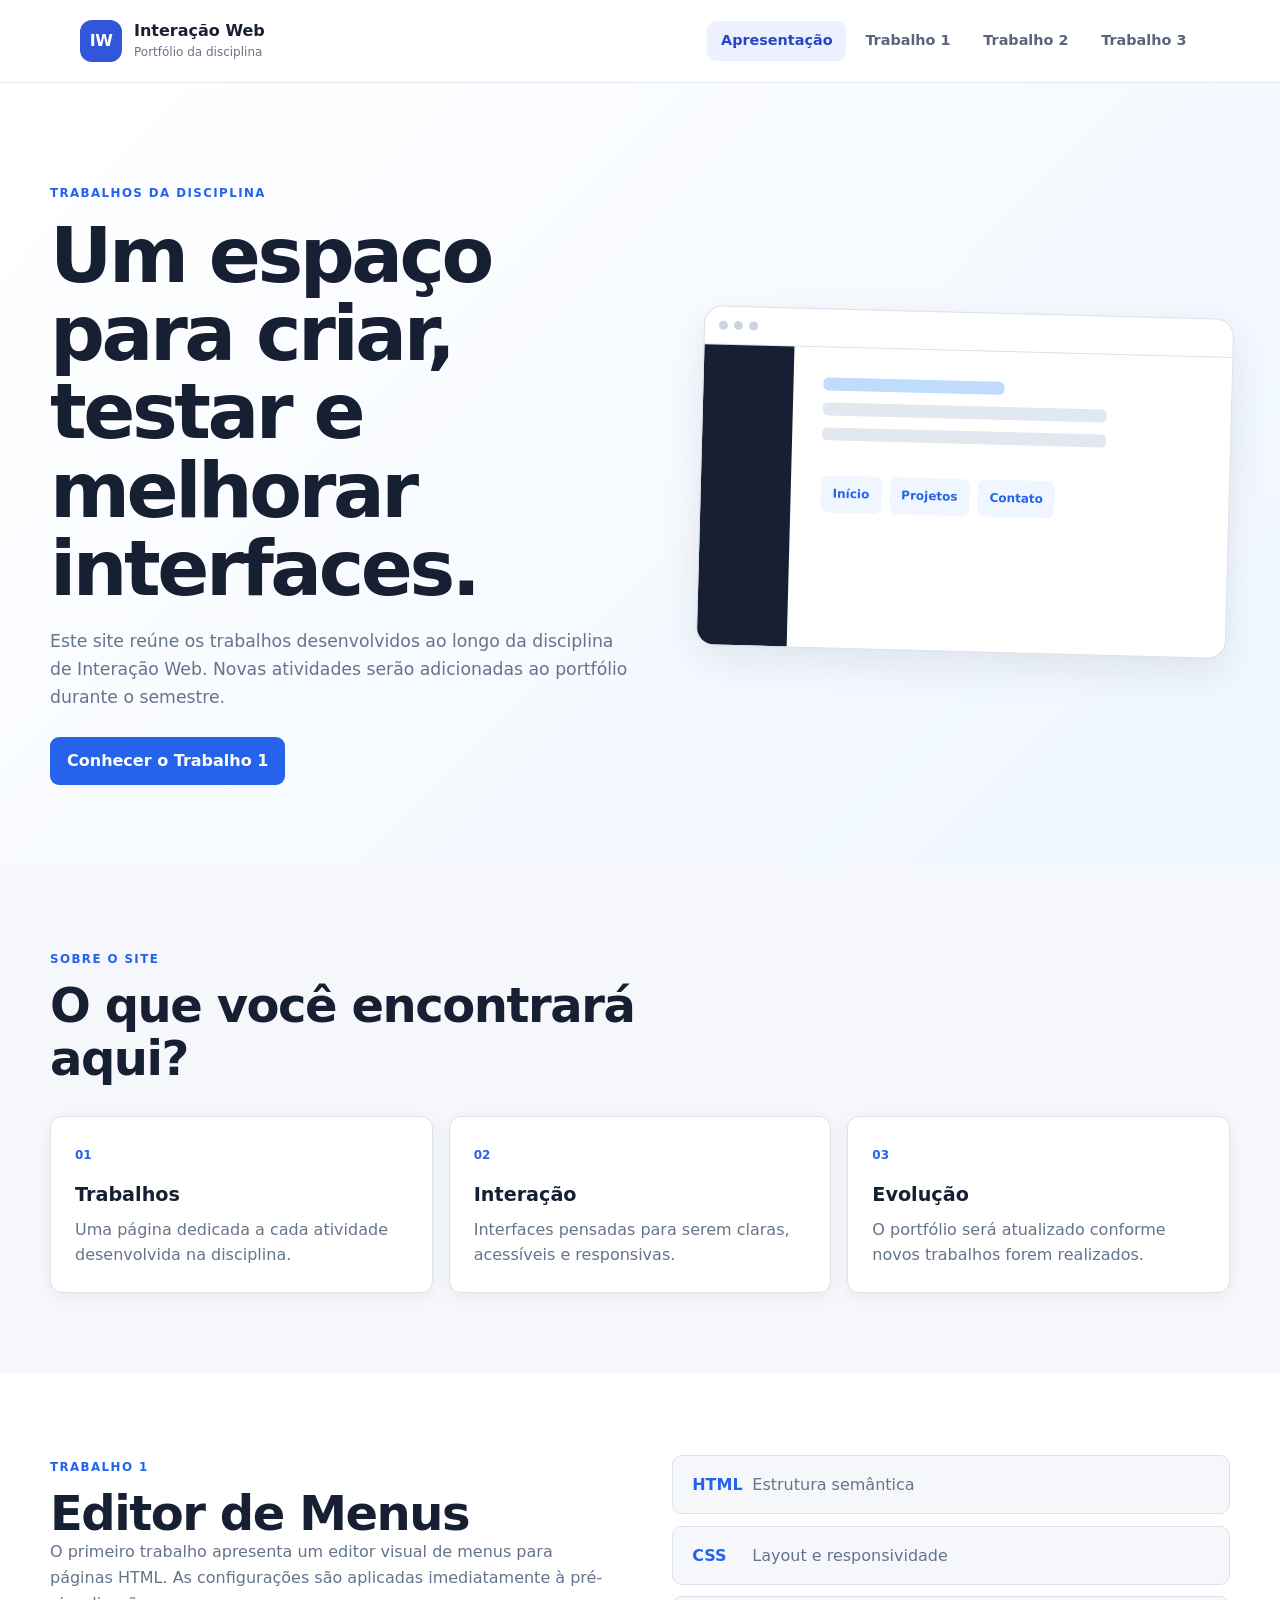
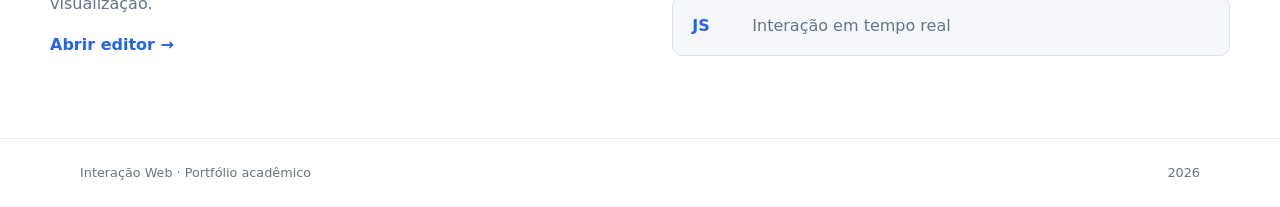
<file: index.html>
<!DOCTYPE html>
<html lang="pt-BR">
<head>
    <meta charset="UTF-8">
    <meta name="viewport" content="width=device-width, initial-scale=1.0">

    <meta
        name="description"
        content="Portfólio dos trabalhos da disciplina de Interação Web."
    >

    <title>Interação Web | Portfólio</title>

    <link rel="stylesheet" href="css/reset.css">
    <link rel="stylesheet" href="css/variables.css">
    <link rel="stylesheet" href="css/style.css">
</head>

<body>

    <site-header active="home"><span slot="subtitle">Portfólio da disciplina</span></site-header>


    <main>

        <section class="hero">

            <div class="container hero-grid">

                <div class="hero-content">

                    <span class="eyebrow">
                        TRABALHOS DA DISCIPLINA
                    </span>

                    <h1>
                        Um espaço para criar, testar e melhorar interfaces.
                    </h1>

                    <p>
                        Este site reúne os trabalhos desenvolvidos ao longo
                        da disciplina de Interação Web. Novas atividades
                        serão adicionadas ao portfólio durante o semestre.
                    </p>

                    <a
                        class="button button-primary"
                        href="editor.html"
                    >
                        Conhecer o Trabalho 1
                    </a>

                </div>


                <div
                    class="hero-visual"
                    role="img"
                    aria-label="Ilustração representando uma interface web"
                >

                    <div class="browser-card">

                        <div class="browser-top">
                            <i></i>
                            <i></i>
                            <i></i>
                        </div>

                        <div class="browser-body">

                            <div class="visual-sidebar"></div>

                            <div class="visual-content">

                                <span></span>
                                <span></span>
                                <span></span>

                                <div class="visual-menu">
                                    <b>Início</b>
                                    <b>Projetos</b>
                                    <b>Contato</b>
                                </div>

                            </div>

                        </div>

                    </div>

                </div>

            </div>

        </section>


        <section class="section">

            <div class="container">

                <div class="section-heading">

                    <span class="eyebrow">
                        SOBRE O SITE
                    </span>

                    <h2>
                        O que você encontrará aqui?
                    </h2>

                </div>


                <div class="feature-grid">

                    <article class="feature-card">

                        <span class="feature-number">
                            01
                        </span>

                        <h3>
                            Trabalhos
                        </h3>

                        <p>
                            Uma página dedicada a cada atividade
                            desenvolvida na disciplina.
                        </p>

                    </article>


                    <article class="feature-card">

                        <span class="feature-number">
                            02
                        </span>

                        <h3>
                            Interação
                        </h3>

                        <p>
                            Interfaces pensadas para serem claras,
                            acessíveis e responsivas.
                        </p>

                    </article>


                    <article class="feature-card">

                        <span class="feature-number">
                            03
                        </span>

                        <h3>
                            Evolução
                        </h3>

                        <p>
                            O portfólio será atualizado conforme novos
                            trabalhos forem realizados.
                        </p>

                    </article>

                </div>

            </div>

        </section>


        <section class="section section-soft">

            <div class="container presentation-grid">

                <div>

                    <span class="eyebrow">
                        TRABALHO 1
                    </span>

                    <h2>
                        Editor de Menus
                    </h2>

                    <p>
                        O primeiro trabalho apresenta um editor visual
                        de menus para páginas HTML. As configurações são
                        aplicadas imediatamente à pré-visualização.
                    </p>

                    <a
                        class="text-link"
                        href="editor.html"
                    >
                        Abrir editor →
                    </a>

                </div>


                <div class="info-panel">

                    <div>
                        <strong>HTML</strong>
                        <span>Estrutura semântica</span>
                    </div>

                    <div>
                        <strong>CSS</strong>
                        <span>Layout e responsividade</span>
                    </div>

                    <div>
                        <strong>JS</strong>
                        <span>Interação em tempo real</span>
                    </div>

                </div>

            </div>

        </section>

    </main>


    <site-footer></site-footer>

    <script src="js/components.js"></script>
</body>
</html>
</file>
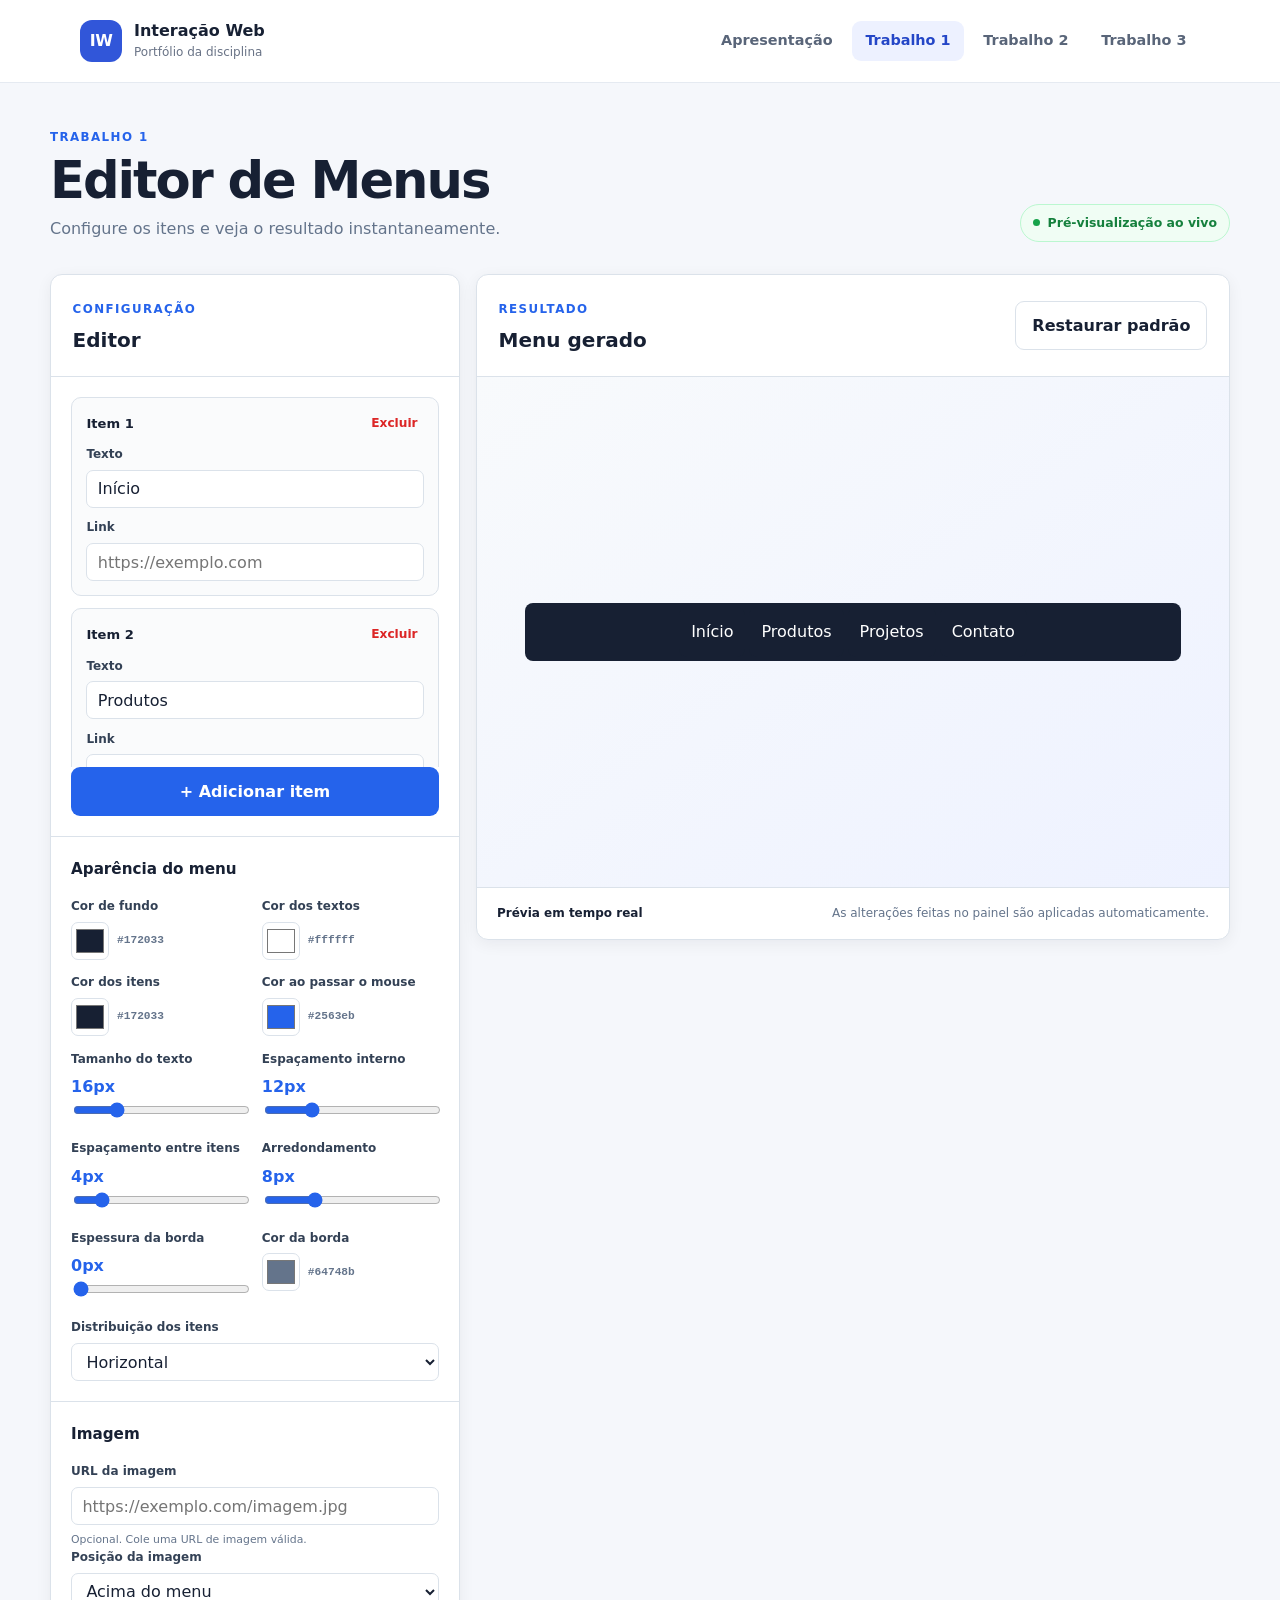
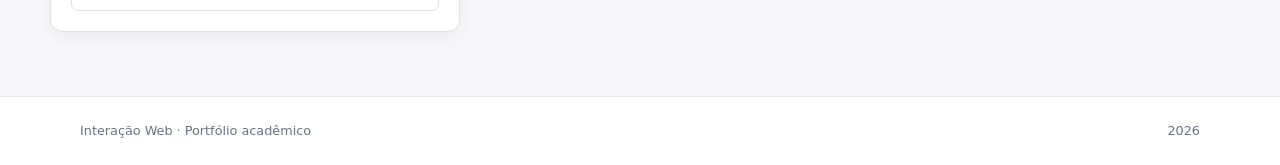
<file: editor.html>
<!DOCTYPE html>
<html lang="pt-BR">
<head>

    <meta charset="UTF-8">

    <meta
        name="viewport"
        content="width=device-width, initial-scale=1.0"
    >

    <meta
        name="description"
        content="Editor visual de menus HTML."
    >

    <title>Interação Web | Editor de Menus</title>

    <link rel="stylesheet" href="css/reset.css">
    <link rel="stylesheet" href="css/variables.css">
    <link rel="stylesheet" href="css/style.css">
    <link rel="stylesheet" href="css/editor.css">

</head>


<body>

    <site-header active="editor"><span slot="subtitle">Portfólio da disciplina</span></site-header>


    <main class="editor-page">

        <div class="container">

            <div class="editor-heading">

                <div>

                    <span class="eyebrow">
                        TRABALHO 1
                    </span>

                    <h1>
                        Editor de Menus
                    </h1>

                    <p>
                        Configure os itens e veja o resultado
                        instantaneamente.
                    </p>

                </div>


                <span class="status-badge">

                    <span></span>

                    Pré-visualização ao vivo

                </span>

            </div>


            <div class="editor-layout">


                <!-- PAINEL DE CONFIGURAÇÃO -->

                <section
                    class="control-panel"
                    aria-labelledby="config-title"
                >

                    <div class="panel-heading">

                        <div>

                            <span class="eyebrow">
                                CONFIGURAÇÃO
                            </span>

                            <h2 id="config-title">
                                Editor
                            </h2>

                        </div>

                    </div>


                    <div
                        id="item-list"
                        class="item-list"
                    ></div>


                    <button
                        type="button"
                        id="add-item"
                        class="button button-primary full-width"
                    >
                        + Adicionar item
                    </button>


                    <!-- APARÊNCIA -->

                    <div class="form-section">

                        <h3>
                            Aparência do menu
                        </h3>


                        <div class="form-grid">


                            <div class="field">

                                <label for="menu-bg">
                                    Cor de fundo
                                </label>

                                <div class="color-control">

                                    <input
                                        type="color"
                                        id="menu-bg"
                                        value="#172033"
                                    >

                                    <span id="menu-bg-value">
                                        #172033
                                    </span>

                                </div>

                            </div>


                            <div class="field">

                                <label for="menu-text">
                                    Cor dos textos
                                </label>

                                <div class="color-control">

                                    <input
                                        type="color"
                                        id="menu-text"
                                        value="#ffffff"
                                    >

                                    <span id="menu-text-value">
                                        #ffffff
                                    </span>

                                </div>

                            </div>


                            <div class="field">

                                <label for="item-bg">
                                    Cor dos itens
                                </label>

                                <div class="color-control">

                                    <input
                                        type="color"
                                        id="item-bg"
                                        value="#172033"
                                    >

                                    <span id="item-bg-value">
                                        #172033
                                    </span>

                                </div>

                            </div>


                            <div class="field">

                                <label for="item-hover">
                                    Cor ao passar o mouse
                                </label>

                                <div class="color-control">

                                    <input
                                        type="color"
                                        id="item-hover"
                                        value="#2563eb"
                                    >

                                    <span id="item-hover-value">
                                        #2563eb
                                    </span>

                                </div>

                            </div>


                            <div class="field">

                                <label for="font-size">Tamanho do texto</label>

                                <output id="font-size-output" for="font-size">16px</output>

                                <input
                                    type="range"
                                    id="font-size"
                                    min="12"
                                    max="30"
                                    value="16"
                                >

                            </div>


                            <div class="field">

                                <label for="item-padding">Espaçamento interno</label>

                                <output id="item-padding-output" for="item-padding">12px</output>

                                <input
                                    type="range"
                                    id="item-padding"
                                    min="6"
                                    max="30"
                                    value="12"
                                >

                            </div>


                            <div class="field">

                                <label for="item-gap">Espaçamento entre itens</label>

                                <output id="item-gap-output" for="item-gap">4px</output>

                                <input
                                    type="range"
                                    id="item-gap"
                                    min="0"
                                    max="30"
                                    value="4"
                                >

                            </div>


                            <div class="field">

                                <label for="border-radius">Arredondamento</label>

                                <output id="border-radius-output" for="border-radius">8px</output>

                                <input
                                    type="range"
                                    id="border-radius"
                                    min="0"
                                    max="30"
                                    value="8"
                                >

                            </div>


                            <div class="field">

                                <label for="border-width">Espessura da borda</label>

                                <output id="border-width-output" for="border-width">0px</output>

                                <input
                                    type="range"
                                    id="border-width"
                                    min="0"
                                    max="5"
                                    value="0"
                                >

                            </div>


                            <div class="field">

                                <label for="border-color">
                                    Cor da borda
                                </label>

                                <div class="color-control">

                                    <input
                                        type="color"
                                        id="border-color"
                                        value="#64748b"
                                    >

                                    <span id="border-color-value">
                                        #64748b
                                    </span>

                                </div>

                            </div>


                            <div class="field field-wide">

                                <label for="direction">
                                    Distribuição dos itens
                                </label>

                                <select id="direction">

                                    <option value="row">
                                        Horizontal
                                    </option>

                                    <option value="column">
                                        Vertical
                                    </option>

                                </select>

                            </div>

                        </div>

                    </div>


                    <!-- IMAGEM -->

                    <div class="form-section">

                        <h3>
                            Imagem
                        </h3>


                        <div class="field">

                            <label for="image-url">
                                URL da imagem
                            </label>

                            <input
                                type="url"
                                id="image-url"
                                placeholder="https://exemplo.com/imagem.jpg"
                            >

                            <small class="field-help">
                                Opcional. Cole uma URL de imagem válida.
                            </small>

                        </div>


                        <div class="field">

                            <label for="image-position">
                                Posição da imagem
                            </label>

                            <select id="image-position">

                                <option value="top">
                                    Acima do menu
                                </option>

                                <option value="side">
                                    Ao lado do menu
                                </option>

                            </select>

                        </div>

                    </div>

                </section>


                <!-- PRÉ-VISUALIZAÇÃO -->

                <section
                    class="preview-panel"
                    aria-labelledby="preview-title"
                >

                    <div class="panel-heading preview-heading">

                        <div>

                            <span class="eyebrow">
                                RESULTADO
                            </span>

                            <h2 id="preview-title">
                                Menu gerado
                            </h2>

                        </div>


                        <button
                            type="button"
                            id="reset-editor"
                            class="button button-secondary"
                        >
                            Restaurar padrão
                        </button>

                    </div>


                    <div
                        id="preview-area"
                        class="preview-area"
                    >

                        <div
                            id="preview-image-wrap"
                            class="preview-image-wrap hidden"
                        >

                            <img
                                id="preview-image"
                                src="[data-uri]"
                                alt="Imagem adicionada ao menu"
                            >

                        </div>


                        <nav
                            id="generated-menu"
                            class="generated-menu"
                            aria-label="Pré-visualização do menu"
                        ></nav>

                    </div>


                    <div class="preview-note">

                        <strong>
                            Prévia em tempo real
                        </strong>

                        <span>
                            As alterações feitas no painel são
                            aplicadas automaticamente.
                        </span>

                    </div>

                </section>

            </div>

        </div>

    </main>


    <site-footer></site-footer>


    <script src="js/components.js"></script>
    <script src="js/editor.js"></script>

</body>
</html>
</file>
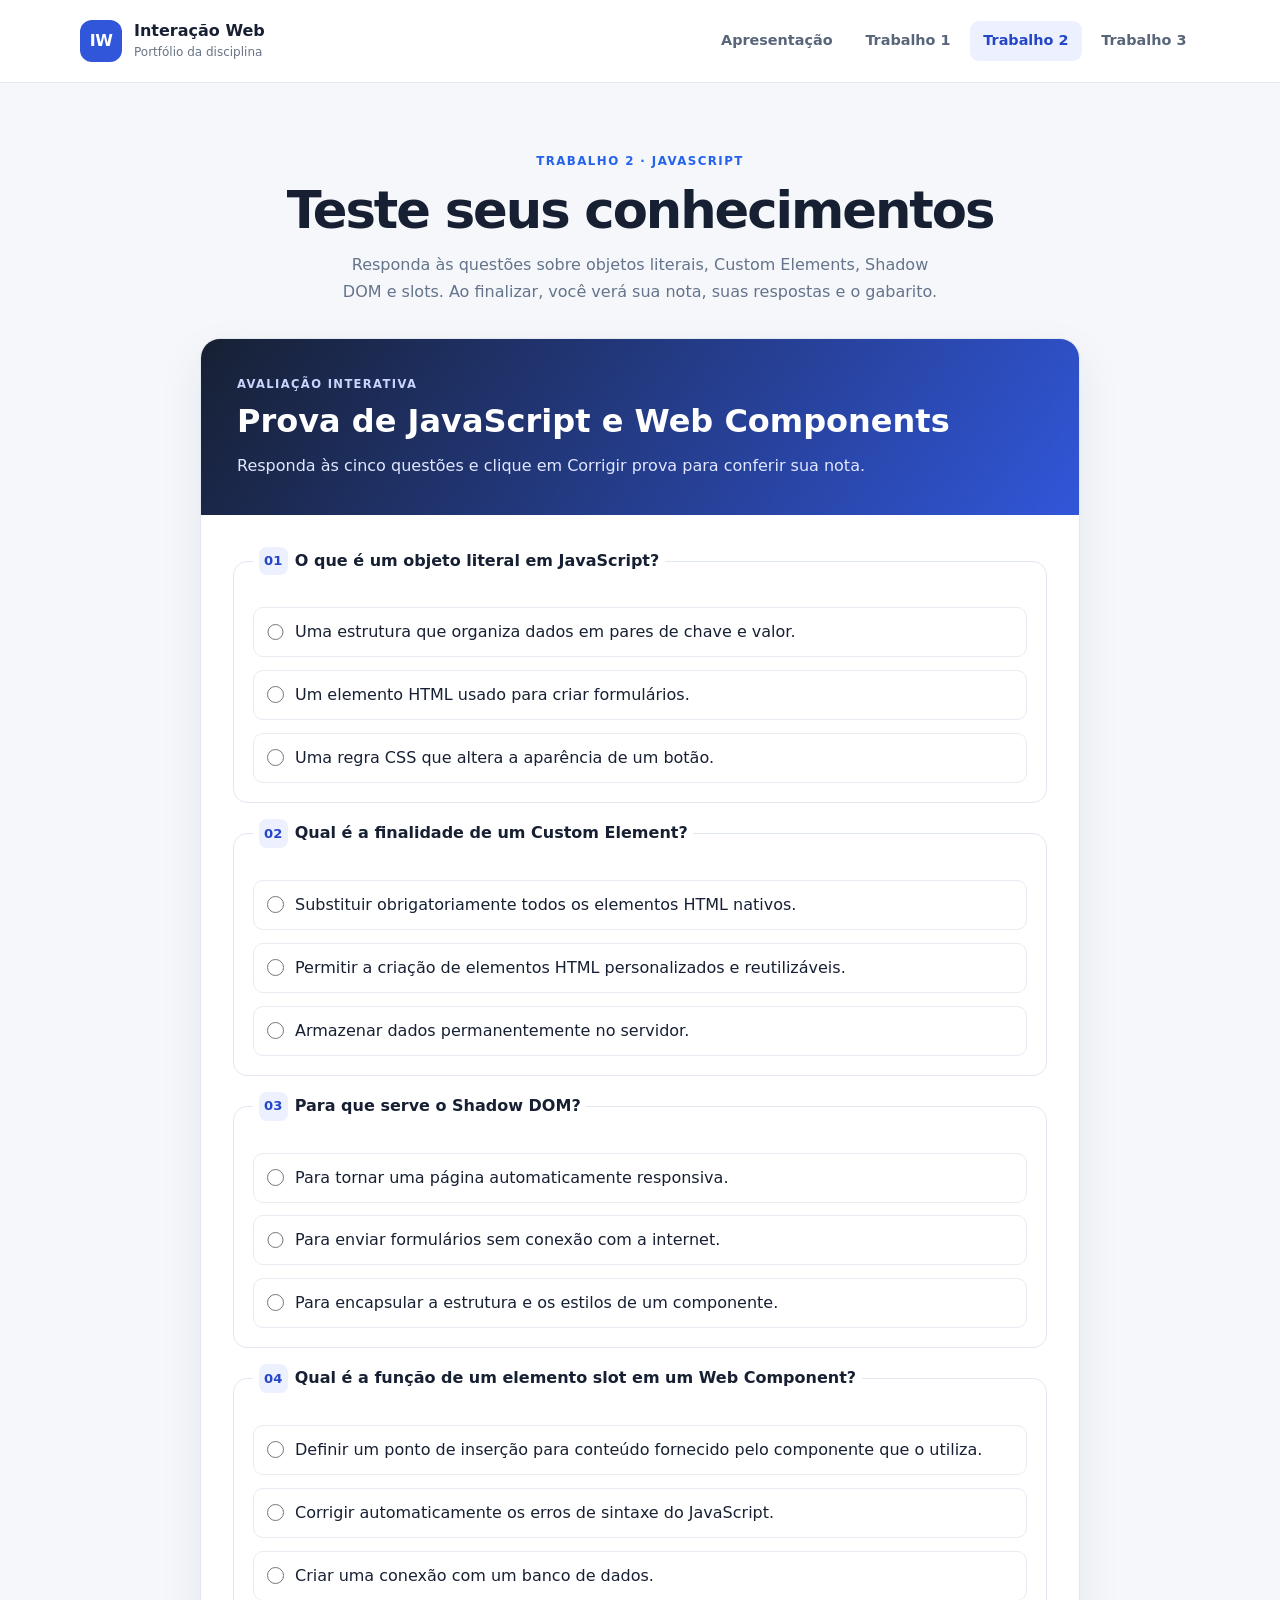
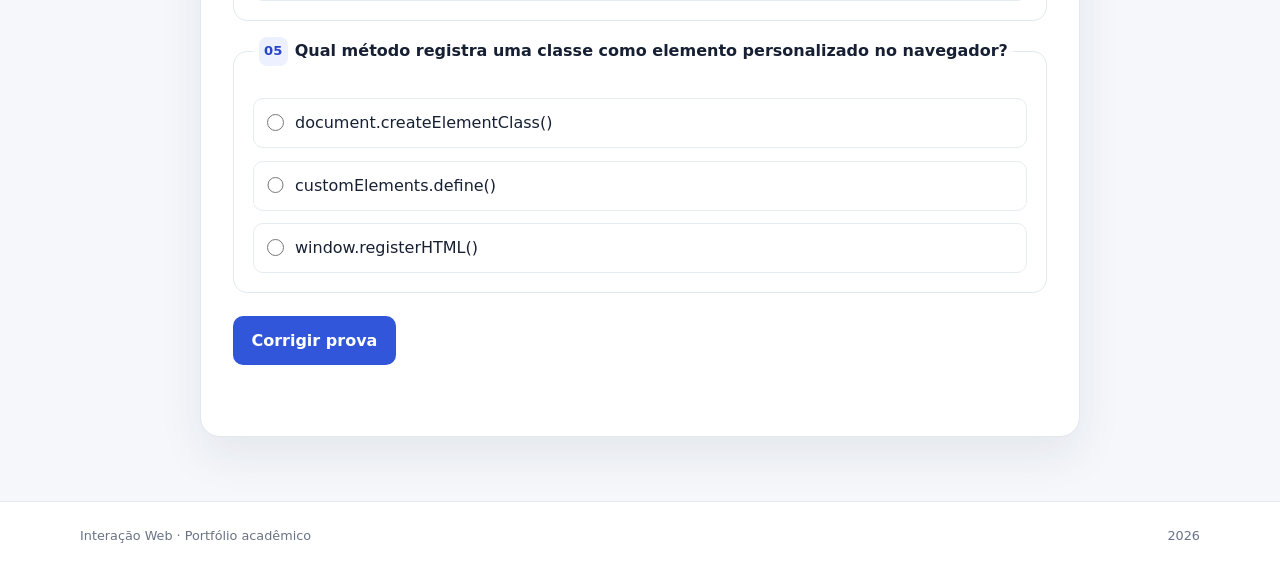
<file: prova.html>
<!DOCTYPE html>
<html lang="pt-BR">
<head>
    <meta charset="UTF-8">
    <meta name="viewport" content="width=device-width, initial-scale=1.0">
    <meta name="description" content="Prova on-line sobre JavaScript e Web Components.">
    <title>Interação Web | Prova on-line</title>
    <link rel="stylesheet" href="css/reset.css">
    <link rel="stylesheet" href="css/variables.css">
    <link rel="stylesheet" href="css/style.css">
    <style>
        .quiz-page { min-height: calc(100vh - 150px); padding: clamp(2rem, 5vw, 4rem) 0; }
        .quiz-intro { max-width: 760px; margin: 0 auto 2rem; text-align: center; }
        .quiz-intro .eyebrow { color: var(--color-primary); }
        .quiz-intro h1 { margin: .6rem 0 .8rem; font-size: clamp(2rem, 5vw, 3.2rem); line-height: 1.1; letter-spacing: -.04em; }
        .quiz-intro p:last-child { max-width: 620px; margin: 0 auto; color: var(--color-muted); line-height: 1.7; }
        my-test { display: block; max-width: 880px; margin: 0 auto; }
    </style>
</head>
<body>
    <site-header active="quiz"><span slot="subtitle">Portfólio da disciplina</span></site-header>
    <main class="quiz-page">
        <div class="container">
            <section class="quiz-intro" aria-labelledby="page-title">
                <span class="eyebrow">TRABALHO 2 · JAVASCRIPT</span>
                <h1 id="page-title">Teste seus conhecimentos</h1>
                <p>Responda às questões sobre objetos literais, Custom Elements, Shadow DOM e slots. Ao finalizar, você verá sua nota, suas respostas e o gabarito.</p>
            </section>
            <my-test></my-test>
        </div>
    </main>
    <site-footer></site-footer>
    <script src="js/components.js"></script>
    <script src="js/quiz.js"></script>
</body>
</html>
</file>
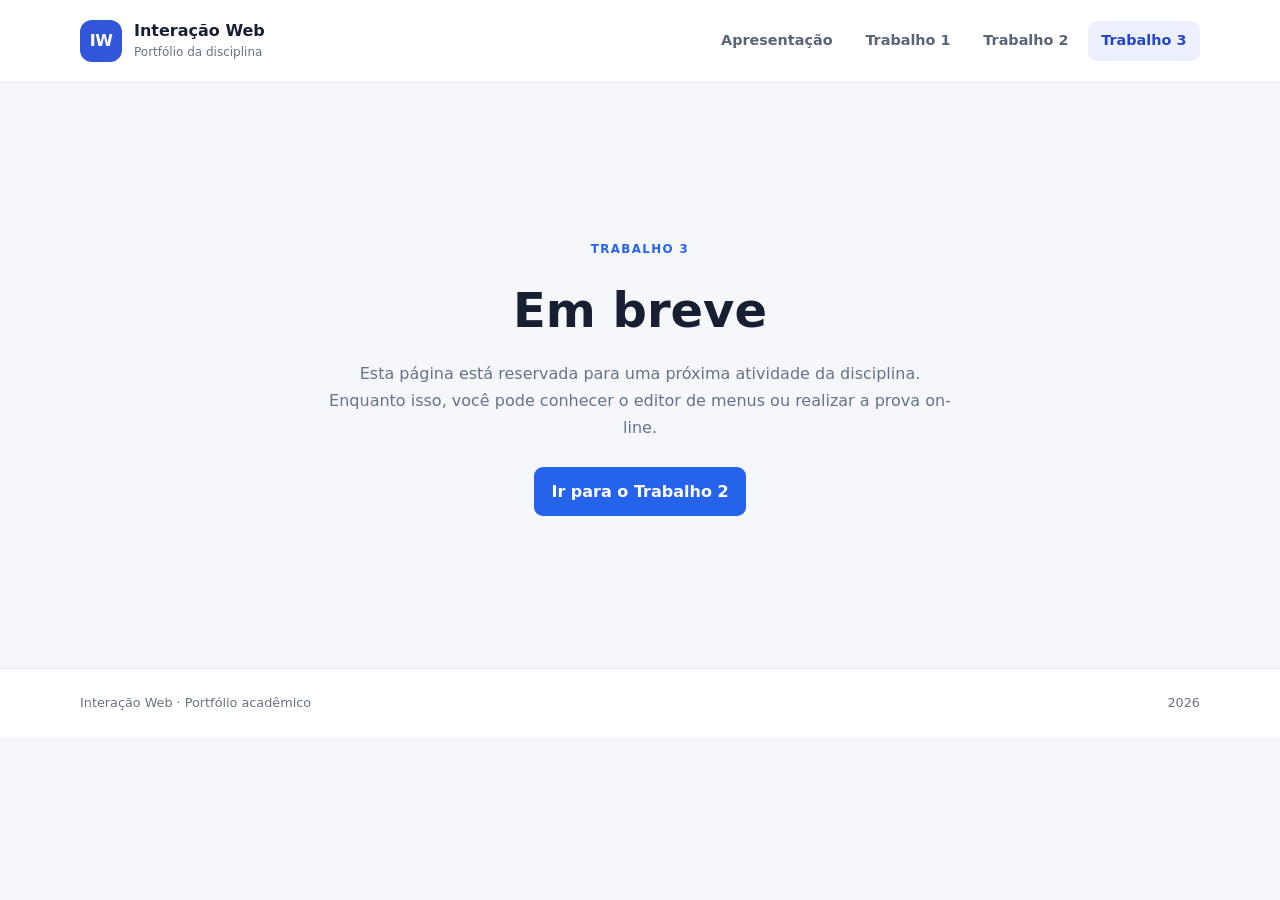
<file: trabalho3.html>
<!DOCTYPE html>
<html lang="pt-BR">
<head>
    <meta charset="UTF-8">
    <meta name="viewport" content="width=device-width, initial-scale=1.0">
    <meta name="description" content="Página reservada para o terceiro trabalho da disciplina.">
    <title>Interação Web | Trabalho 3</title>
    <link rel="stylesheet" href="css/reset.css">
    <link rel="stylesheet" href="css/variables.css">
    <link rel="stylesheet" href="css/style.css">
    <style>
        .coming-soon { min-height: 65vh; display: grid; place-items: center; text-align: center; padding: 3rem 1rem; }
        .coming-soon > div { max-width: 640px; }
        .coming-soon h1 { margin: .7rem 0; font-size: clamp(2rem, 5vw, 3rem); }
        .coming-soon p { color: var(--color-muted); line-height: 1.7; }
    </style>
</head>
<body>
    <site-header active="other"><span slot="subtitle">Portfólio da disciplina</span></site-header>
    <main class="container coming-soon">
        <div>
            <span class="eyebrow">TRABALHO 3</span>
            <h1>Em breve</h1>
            <p>Esta página está reservada para uma próxima atividade da disciplina. Enquanto isso, você pode conhecer o editor de menus ou realizar a prova on-line.</p>
            <a class="button button-primary" href="prova.html">Ir para o Trabalho 2</a>
        </div>
    </main>
    <site-footer></site-footer>
    <script src="js/components.js"></script>
</body>
</html>
</file>
<file: css/variables.css>
:root {

    --color-primary: #2563eb;
    --color-primary-dark: #1d4ed8;

    --color-secondary: #172033;

    --color-background: #f5f7fb;
    --color-surface: #ffffff;

    --color-text: #172033;
    --color-muted: #64748b;

    --color-border: #dbe2ea;

    --color-success: #16a34a;

    --font-main:
        Inter,
        ui-sans-serif,
        system-ui,
        -apple-system,
        BlinkMacSystemFont,
        "Segoe UI",
        sans-serif;

    --space-xs: 0.25rem;
    --space-sm: 0.5rem;
    --space-md: 1rem;
    --space-lg: 1.5rem;
    --space-xl: 2.5rem;

    --radius-sm: 6px;
    --radius-md: 12px;
    --radius-lg: 20px;

    --shadow-sm:
        0 4px 16px rgba(15, 23, 42, 0.06);

    --shadow-md:
        0 14px 40px rgba(15, 23, 42, 0.09);

    --max-width: 1180px;
}
</file>
<file: css/style.css>
body {
    min-height: 100vh;
    background: var(--color-background);
    color: var(--color-text);
    font-family: var(--font-main);
    line-height: 1.6;
}

.container {
    width: min(
        calc(100% - 2rem),
        var(--max-width)
    );

    margin-inline: auto;
}


/* =========================
   CABEÇALHO
   ========================= */

.site-header {
    position: sticky;
    top: 0;
    z-index: 20;

    background: rgba(255, 255, 255, 0.94);

    border-bottom:
        1px solid var(--color-border);

    backdrop-filter: blur(12px);
}

.header-inner {
    min-height: 76px;

    display: flex;
    align-items: center;
    justify-content: space-between;

    gap: 2rem;
}

.brand {
    display: flex;
    align-items: center;

    gap: 0.7rem;
}

.brand-mark {
    width: 42px;
    height: 42px;

    display: grid;
    place-items: center;

    border-radius: 11px;

    background: var(--color-primary);
    color: #ffffff;

    font-weight: 800;
}

.brand strong,
.brand small {
    display: block;
    line-height: 1.2;
}

.brand small {
    margin-top: 0.2rem;

    color: var(--color-muted);

    font-size: 0.72rem;
}


/* =========================
   MENU PRINCIPAL
   ========================= */

.main-nav {
    display: flex;
    flex-wrap: wrap;
    justify-content: flex-end;

    gap: 0.25rem;
}

.main-nav a {
    padding: 0.55rem 0.8rem;

    border-radius: 8px;

    color: var(--color-muted);

    font-size: 0.9rem;
}

.main-nav a:hover,
.main-nav a.active {
    background: #eff6ff;
    color: var(--color-primary);
}


/* =========================
   HERO
   ========================= */

.hero {
    padding: 6rem 0 5rem;

    background:
        linear-gradient(
            135deg,
            #ffffff 0%,
            #eff6ff 100%
        );
}

.hero-grid {
    display: grid;

    grid-template-columns:
        1.05fr
        0.95fr;

    align-items: center;

    gap: 4rem;
}

.eyebrow {
    color: var(--color-primary);

    font-size: 0.74rem;

    font-weight: 800;

    letter-spacing: 0.12em;
}

.hero h1 {
    max-width: 720px;

    margin:
        0.75rem 0
        1.25rem;

    font-size:
        clamp(
            2.5rem,
            6vw,
            4.8rem
        );

    line-height: 1.02;

    letter-spacing: -0.045em;
}

.hero p {
    max-width: 620px;

    color: var(--color-muted);

    font-size: 1.08rem;
}


/* =========================
   BOTÕES
   ========================= */

.button {
    display: inline-flex;

    align-items: center;
    justify-content: center;

    min-height: 42px;

    padding:
        0.65rem
        1rem;

    border:
        1px solid
        transparent;

    border-radius: 9px;

    font-weight: 700;

    transition:
        0.2s ease;
}

.button-primary {
    margin-top: 1.6rem;

    background: var(--color-primary);
    color: #ffffff;
}

.button-primary:hover {
    background: var(--color-primary-dark);

    transform:
        translateY(-1px);
}

.button-secondary {
    background:
        var(--color-surface);

    color:
        var(--color-text);

    border-color:
        var(--color-border);
}

.button-secondary:hover {
    border-color:
        var(--color-primary);

    color:
        var(--color-primary);
}


/* =========================
   ILUSTRAÇÃO
   ========================= */

.browser-card {
    overflow: hidden;

    border:
        1px solid
        var(--color-border);

    border-radius: 18px;

    background: #ffffff;

    box-shadow:
        var(--shadow-md);

    transform:
        rotate(1.5deg);
}

.browser-top {
    display: flex;

    gap: 6px;

    padding: 14px;

    border-bottom:
        1px solid
        var(--color-border);
}

.browser-top i {
    width: 9px;
    height: 9px;

    border-radius: 50%;

    background: #cbd5e1;
}

.browser-body {
    display: grid;

    grid-template-columns:
        90px
        1fr;

    min-height: 300px;
}

.visual-sidebar {
    background:
        var(--color-secondary);
}

.visual-content {
    padding: 30px;
}

.visual-content > span {
    display: block;

    width: 75%;
    height: 13px;

    margin-bottom: 12px;

    border-radius: 5px;

    background: #e2e8f0;
}

.visual-content > span:first-child {
    width: 48%;

    background: #bfdbfe;
}

.visual-menu {
    display: flex;

    gap: 8px;

    margin-top: 35px;

    flex-wrap: wrap;
}

.visual-menu b {
    padding:
        9px
        12px;

    border-radius: 7px;

    background: #eff6ff;

    color: var(--color-primary);

    font-size: 0.75rem;
}


/* =========================
   SEÇÕES
   ========================= */

.section {
    padding: 5rem 0;
}

.section-soft {
    background: #ffffff;
}

.section-heading {
    max-width: 650px;

    margin-bottom: 2rem;
}

.section-heading h2,
.presentation-grid h2 {
    margin-top: 0.5rem;

    font-size:
        clamp(
            2rem,
            4vw,
            3rem
        );

    line-height: 1.1;

    letter-spacing: -0.03em;
}


/* =========================
   CARDS
   ========================= */

.feature-grid {
    display: grid;

    grid-template-columns:
        repeat(
            3,
            1fr
        );

    gap: 1rem;
}

.feature-card {
    padding: 1.5rem;

    border:
        1px solid
        var(--color-border);

    border-radius:
        var(--radius-md);

    background: #ffffff;

    box-shadow:
        var(--shadow-sm);
}

.feature-number {
    color:
        var(--color-primary);

    font-weight: 800;

    font-size: 0.75rem;
}

.feature-card h3 {
    margin:
        0.8rem 0
        0.4rem;

    font-size: 1.2rem;
}

.feature-card p,
.presentation-grid p {
    color:
        var(--color-muted);
}


/* =========================
   APRESENTAÇÃO DO TRABALHO
   ========================= */

.presentation-grid {
    display: grid;

    grid-template-columns:
        1fr
        1fr;

    align-items: center;

    gap: 4rem;
}

.text-link {
    display: inline-block;

    margin-top: 1rem;

    color:
        var(--color-primary);

    font-weight: 800;
}

.info-panel {
    display: grid;

    gap: 0.7rem;
}

.info-panel div {
    padding:
        1rem
        1.2rem;

    border:
        1px solid
        var(--color-border);

    border-radius: 10px;

    background:
        var(--color-background);
}

.info-panel strong {
    display: inline-block;

    width: 55px;

    color:
        var(--color-primary);
}

.info-panel span {
    color:
        var(--color-muted);
}


/* =========================
   RODAPÉ
   ========================= */

.site-footer {
    border-top:
        1px solid
        var(--color-border);

    background:
        #ffffff;
}

.footer-inner {
    min-height: 68px;

    display: flex;

    justify-content:
        space-between;

    align-items: center;

    color:
        var(--color-muted);

    font-size:
        0.8rem;
}


/* =========================
   RESPONSIVIDADE
   ========================= */

@media (max-width: 800px) {

    .header-inner {
        align-items: flex-start;

        flex-direction: column;

        padding-block: 1rem;
    }

    .main-nav {
        justify-content: flex-start;

        width: 100%;

        overflow-x: auto;
    }

    .hero {
        padding-top: 4rem;
    }

    .hero-grid,
    .presentation-grid {
        grid-template-columns: 1fr;

        gap: 2.5rem;
    }

    .feature-grid {
        grid-template-columns: 1fr;
    }
}
</file>
<file: css/editor.css>
.editor-page {
    padding:
        2.5rem 0
        4rem;
}

.editor-heading {
    display: flex;

    align-items: flex-end;

    justify-content:
        space-between;

    gap: 1rem;

    margin-bottom: 2rem;
}

.editor-heading h1 {
    margin-top: 0.35rem;

    font-size:
        clamp(
            2rem,
            5vw,
            3.2rem
        );

    line-height: 1.05;

    letter-spacing: -0.04em;
}

.editor-heading p {
    margin-top: 0.5rem;

    color:
        var(--color-muted);
}


/* STATUS */

.status-badge {
    display: inline-flex;

    align-items: center;

    gap: 0.45rem;

    padding:
        0.5rem
        0.75rem;

    border:
        1px solid
        #bbf7d0;

    border-radius:
        999px;

    background:
        #f0fdf4;

    color:
        #15803d;

    font-size:
        0.78rem;

    font-weight:
        700;

    white-space:
        nowrap;
}

.status-badge span {
    width: 7px;
    height: 7px;

    border-radius: 50%;

    background:
        var(--color-success);
}


/* LAYOUT */

.editor-layout {
    display: grid;

    grid-template-columns:
        minmax(
            310px,
            410px
        )
        1fr;

    gap: 1rem;

    align-items:
        start;
}

.control-panel,
.preview-panel {
    min-width: 0;

    border:
        1px solid
        var(--color-border);

    border-radius:
        var(--radius-md);

    background:
        #ffffff;

    box-shadow:
        var(--shadow-sm);
}


/* CABEÇALHOS DOS PAINÉIS */

.panel-heading {
    padding:
        1.25rem
        1.35rem;

    border-bottom:
        1px solid
        var(--color-border);
}

.panel-heading h2 {
    margin-top:
        0.25rem;

    font-size:
        1.25rem;
}

.preview-heading {
    display: flex;

    align-items: center;

    justify-content:
        space-between;

    gap: 1rem;
}

.preview-heading .button {
    margin: 0;
}


/* LISTA DOS ITENS */

.item-list {
    display: grid;

    gap: 0.75rem;

    padding: 1.25rem;

    max-height: 390px;

    overflow-y: auto;
}

.item-editor {
    padding: 0.9rem;

    border:
        1px solid
        var(--color-border);

    border-radius: 10px;

    background:
        #fafbfc;
}

.item-editor-head {
    display: flex;

    justify-content:
        space-between;

    gap: 0.5rem;

    align-items:
        center;

    margin-bottom:
        0.7rem;
}

.item-editor-head strong {
    font-size:
        0.82rem;
}

.remove-item {
    border: 0;

    background:
        transparent;

    color:
        #dc2626;

    font-size:
        0.76rem;

    font-weight:
        700;
}

.remove-item:disabled {
    color:
        #94a3b8;

    cursor:
        not-allowed;
}

.item-editor .field + .field {
    margin-top:
        0.65rem;
}

.full-width {
    width:
        calc(
            100% - 2.5rem
        );

    margin:
        0 1.25rem
        1.25rem;
}


/* SEÇÕES DO FORMULÁRIO */

.form-section {
    padding:
        1.25rem;

    border-top:
        1px solid
        var(--color-border);
}

.form-section h3 {
    margin-bottom:
        1rem;

    font-size:
        0.95rem;
}

.form-grid {
    display: grid;

    grid-template-columns:
        1fr
        1fr;

    gap:
        0.85rem;
}

.field {
    min-width:
        0;
}

.field-wide {
    grid-column:
        1 / -1;
}

.field label {
    display: flex;

    justify-content:
        space-between;

    gap:
        0.5rem;

    margin-bottom:
        0.35rem;

    color:
        #334155;

    font-size:
        0.75rem;

    font-weight:
        700;
}


/* INPUTS */

.field input[type="text"],
.field input[type="url"],
.field select {
    width: 100%;

    height: 38px;

    padding:
        0.45rem
        0.65rem;

    border:
        1px solid
        var(--color-border);

    border-radius:
        7px;

    outline:
        none;

    background:
        #ffffff;

    color:
        var(--color-text);
}

.field input[type="text"]:focus,
.field input[type="url"]:focus,
.field select:focus {
    border-color:
        var(--color-primary);

    box-shadow:
        0 0 0 3px
        #dbeafe;
}


/* RANGE */

.field input[type="range"] {
    width: 100%;

    accent-color:
        var(--color-primary);
}

.field output {
    color:
        var(--color-primary);

    font-weight:
        800;
}


/* CORES */

.color-control {
    display: flex;

    align-items: center;

    gap: 0.5rem;
}

.color-control input {
    width: 38px;
    height: 38px;

    padding: 2px;

    border:
        1px solid
        var(--color-border);

    border-radius: 7px;

    background:
        #ffffff;
}

.color-control span {
    color:
        var(--color-muted);

    font:
        700 0.7rem/1
        monospace;
}

.field-help {
    display: block;

    margin-top:
        0.35rem;

    color:
        var(--color-muted);

    font-size:
        0.68rem;
}


/* PRÉ-VISUALIZAÇÃO */

.preview-panel {
    position: sticky;

    top: 95px;
}

.preview-area {
    min-height:
        510px;

    padding:
        clamp(
            1rem,
            4vw,
            3rem
        );

    display: flex;

    align-items:
        center;

    justify-content:
        center;

    flex-direction:
        column;

    gap: 1rem;

    background:
        linear-gradient(
            145deg,
            #f8fafc,
            #eef2ff
        );
}

.generated-menu {
    width:
        min(
            100%,
            680px
        );

    display: flex;

    flex-wrap:
        wrap;

    align-items:
        stretch;

    justify-content:
        center;

    gap: 4px;

    padding: 0;

    border-radius:
        8px;

    overflow:
        hidden;
}

.generated-menu.menu-column {
    flex-direction:
        column;
}

.generated-menu a {
    display: block;

    min-width:
        0;

    color:
        #ffffff;

    text-decoration:
        none;

    overflow-wrap:
        anywhere;

    transition:
        background 0.15s ease,
        transform 0.15s ease;
}

.generated-menu a:hover {
    background:
        var(--menu-hover)
        !important;
}


/* IMAGEM */

.preview-image-wrap {
    max-width:
        680px;

    width:
        100%;
}

.preview-image-wrap img {
    width:
        100%;

    max-height:
        240px;

    object-fit:
        cover;

    border-radius:
        10px;

    box-shadow:
        var(--shadow-sm);
}

.hidden {
    display:
        none !important;
}


/* NOTA */

.preview-note {
    display: flex;

    justify-content:
        space-between;

    gap:
        1rem;

    padding:
        1rem
        1.25rem;

    border-top:
        1px solid
        var(--color-border);

    color:
        var(--color-muted);

    font-size:
        0.75rem;
}

.preview-note strong {
    color:
        var(--color-text);
}


/* RESPONSIVIDADE */

@media (max-width: 920px) {

    .editor-layout {
        grid-template-columns:
            1fr;
    }

    .preview-panel {
        position:
            static;
    }
}


@media (max-width: 600px) {

    .editor-heading {
        align-items:
            flex-start;

        flex-direction:
            column;
    }

    .form-grid {
        grid-template-columns:
            1fr;
    }

    .field-wide {
        grid-column:
            auto;
    }

    .preview-note {
        flex-direction:
            column;
    }

    .preview-area {
        min-height:
            360px;

        padding:
            1rem;
    }
}
</file>
